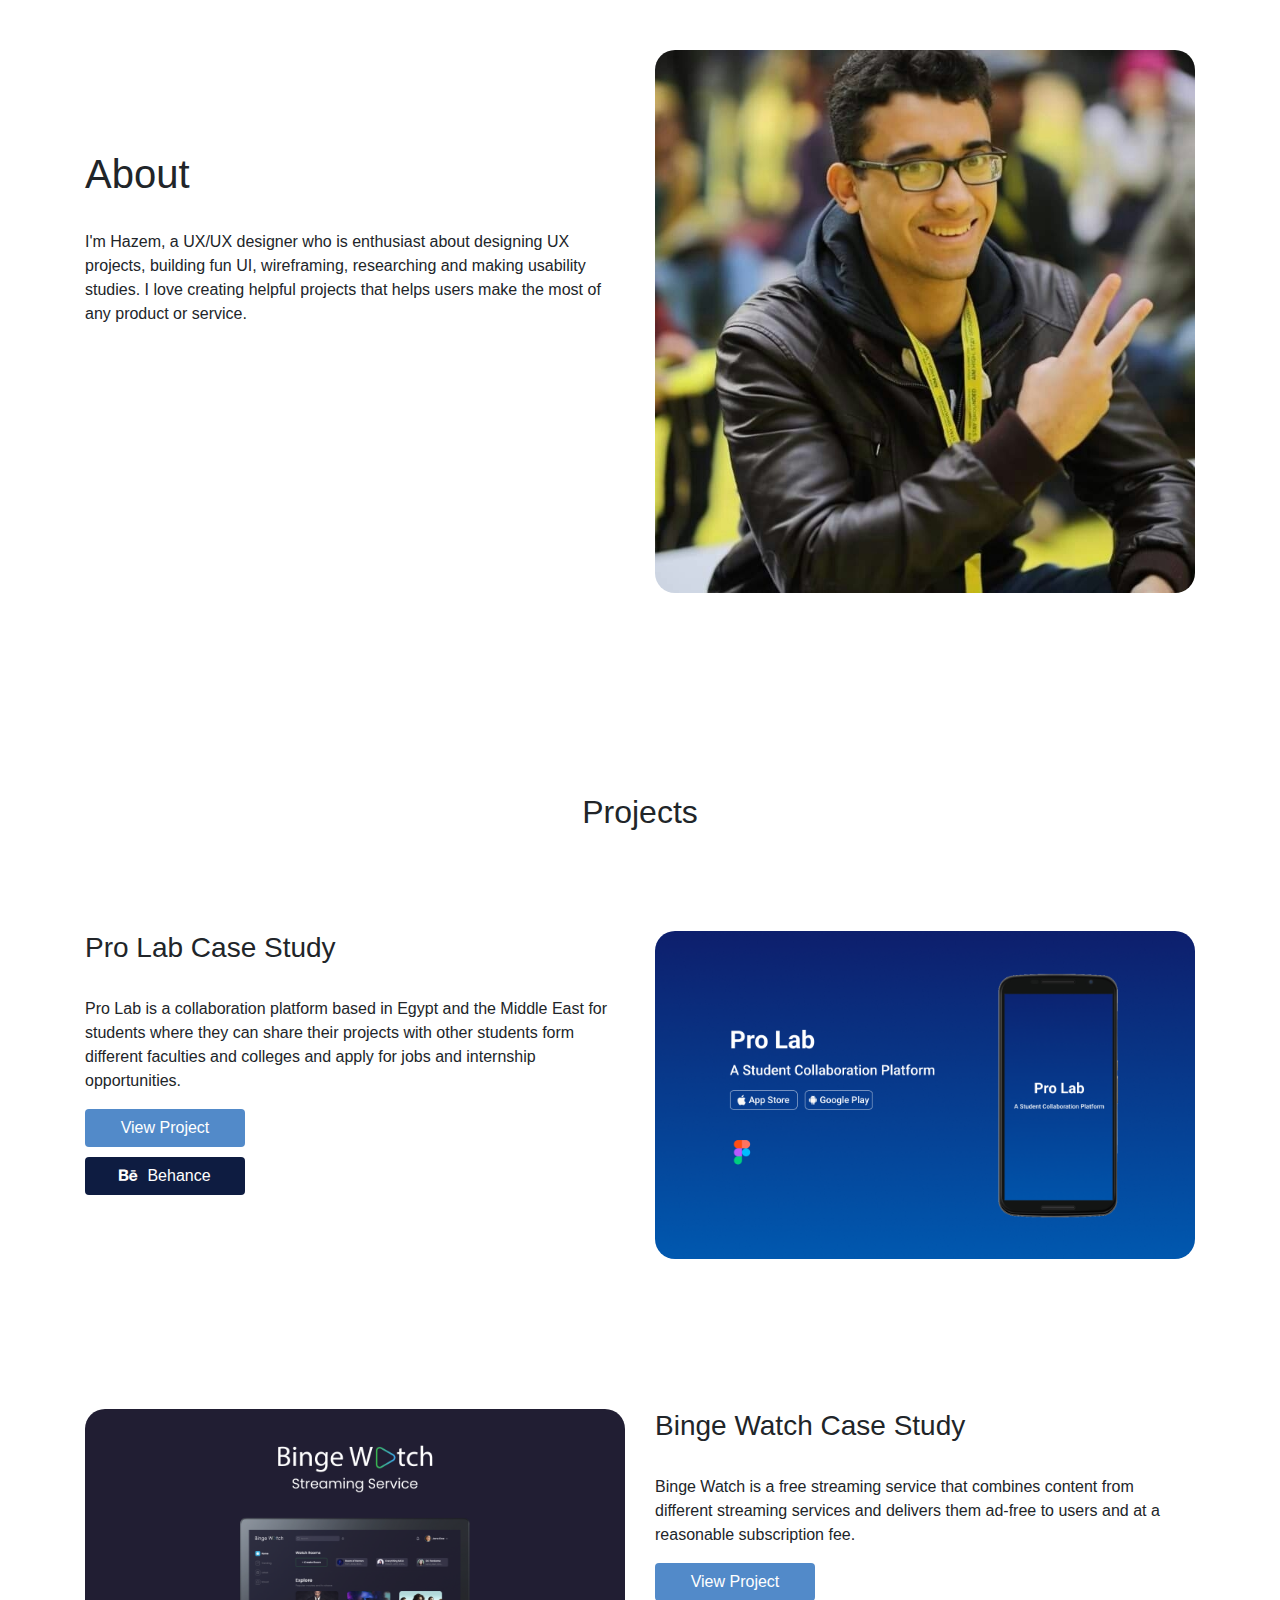
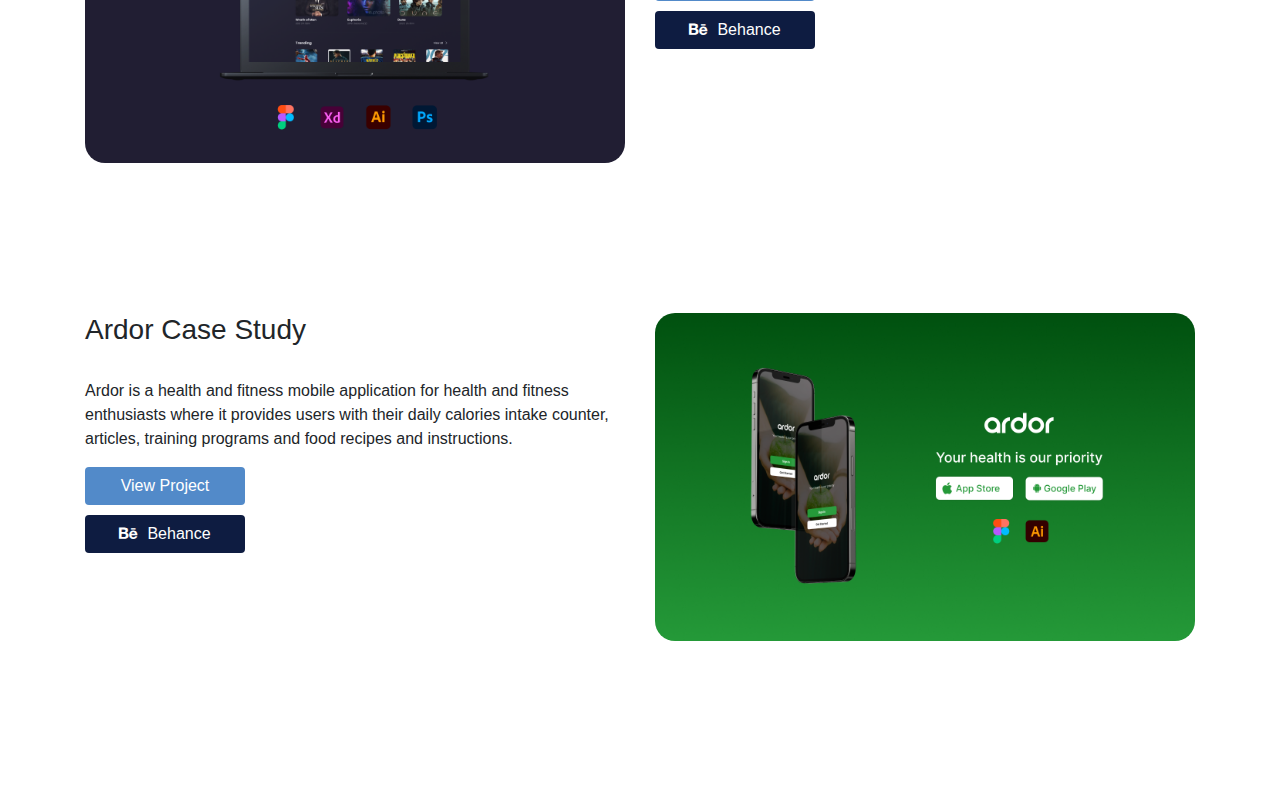
<file: index.html>
<!DOCTYPE html>
<html lang="en">
<head>
    <meta charset="UTF-8">
    <meta http-equiv="X-UA-Compatible" content="IE=edge">
    <meta name="viewport" content="width=device-width, initial-scale=1.0">
    <title>Document</title>
    <link rel="stylesheet" href="style.css">
    <link rel="stylesheet" href="https://maxcdn.bootstrapcdn.com/bootstrap/4.0.0/css/bootstrap.min.css" integrity="sha384-Gn5384xqQ1aoWXA+058RXPxPg6fy4IWvTNh0E263XmFcJlSAwiGgFAW/dAiS6JXm" crossorigin="anonymous">
    <link rel="stylesheet" href="https://cdnjs.cloudflare.com/ajax/libs/font-awesome/4.7.0/css/font-awesome.min.css">
</head>
<body class="container">
    <div class="row main-sec">
        <div class="col-md-6 about">
            <h1>About</h1>
            <br>
            <p>I'm Hazem, a UX/UX designer who is enthusiast about designing UX projects, building fun UI, wireframing, researching and making usability studies. I love creating helpful projects that helps users make the most of any product or service.</p>
        </div>
        <div class="col-md-6">
            <img src="imgs/img.jpg" alt="">
        </div>
    </div>

    <div class="projects">
        <h2>Projects</h2>
        <div class="row project">
            <div class="col-md-6">
                <h3>Pro Lab Case Study</h3>
                <br>
                <p>Pro Lab is a collaboration platform based in Egypt and the Middle East for students where they can share their projects with other students form different faculties and colleges and apply for jobs and internship opportunities.</p>
                <div class="col-md-3">
                    <a class="btn" href="project-1.html" style="background-color: #528ac9;">View Project</a>
                    <a class="btn" href="https://www.behance.net/gallery/136965295/Collaboration-Platform-UX-Case-Study" style="background-color: #0e1c41;"><i class="fa fa-behance"></i>Behance</a>
                </div>
            </div>
            <div class="col-md-6">
                <img src="imgs/Pro Lab case study/Case Study 1.png" alt="">
            </div>
        </div>
        <div class="row project">
            <div class="col-md-6">
                <img src="imgs/Binge Watch Case Study/Case Study 1.png" alt="">
            </div>
            <div class="col-md-6">
                <h3>Binge Watch Case Study</h3>
                <br>
                <p>Binge Watch is a free streaming service that combines content from different streaming services and delivers them ad-free to users and at a reasonable subscription fee.</p>
                <div class="col-md-3">
                    <a class="btn" href="project-2.html" style="background-color: #528ac9;">View Project</a>
                </div>
                <div class="col-md-3">
                    <a class="btn" href="https://www.behance.net/gallery/136965859/Streaming-Service-UX-Case-Study" style="background-color: #0e1c41;"><i class="fa fa-behance"></i>Behance</a>
                </div>
            </div>
        </div>
        <div class="row project">
            <div class="col-md-6">
                <h3>Ardor Case Study</h3>
                <br>
                <p>Ardor is a health and fitness mobile application for health and fitness enthusiasts where it provides users with their daily calories intake counter, articles, training programs and food recipes and instructions.</p>
                <div class="col-md-3">
                    <a class="btn" href="project-3.html" style="background-color: #528ac9;">View Project</a>
                </div>
                <div class="col-md-3">
                    <a class="btn" href="https://www.behance.net/gallery/137163627/Health-Fitness-app-UX-Case-Study" style="background-color: #0e1c41;"><i class="fa fa-behance"></i>Behance</a>
                </div>
            </div>
            <div class="col-md-6">
                <img src="imgs/ardor case study/Case Study 1.png" alt="">
            </div>
        </div>
    </div>

    <script src="https://code.jquery.com/jquery-3.2.1.slim.min.js" integrity="sha384-KJ3o2DKtIkvYIK3UENzmM7KCkRr/rE9/Qpg6aAZGJwFDMVNA/GpGFF93hXpG5KkN" crossorigin="anonymous"></script>
    <script src="https://cdnjs.cloudflare.com/ajax/libs/popper.js/1.12.9/umd/popper.min.js" integrity="sha384-ApNbgh9B+Y1QKtv3Rn7W3mgPxhU9K/ScQsAP7hUibX39j7fakFPskvXusvfa0b4Q" crossorigin="anonymous"></script>
    <script src="https://maxcdn.bootstrapcdn.com/bootstrap/4.0.0/js/bootstrap.min.js" integrity="sha384-JZR6Spejh4U02d8jOt6vLEHfe/JQGiRRSQQxSfFWpi1MquVdAyjUar5+76PVCmYl" crossorigin="anonymous"></script>
</body>
</html>
</file>
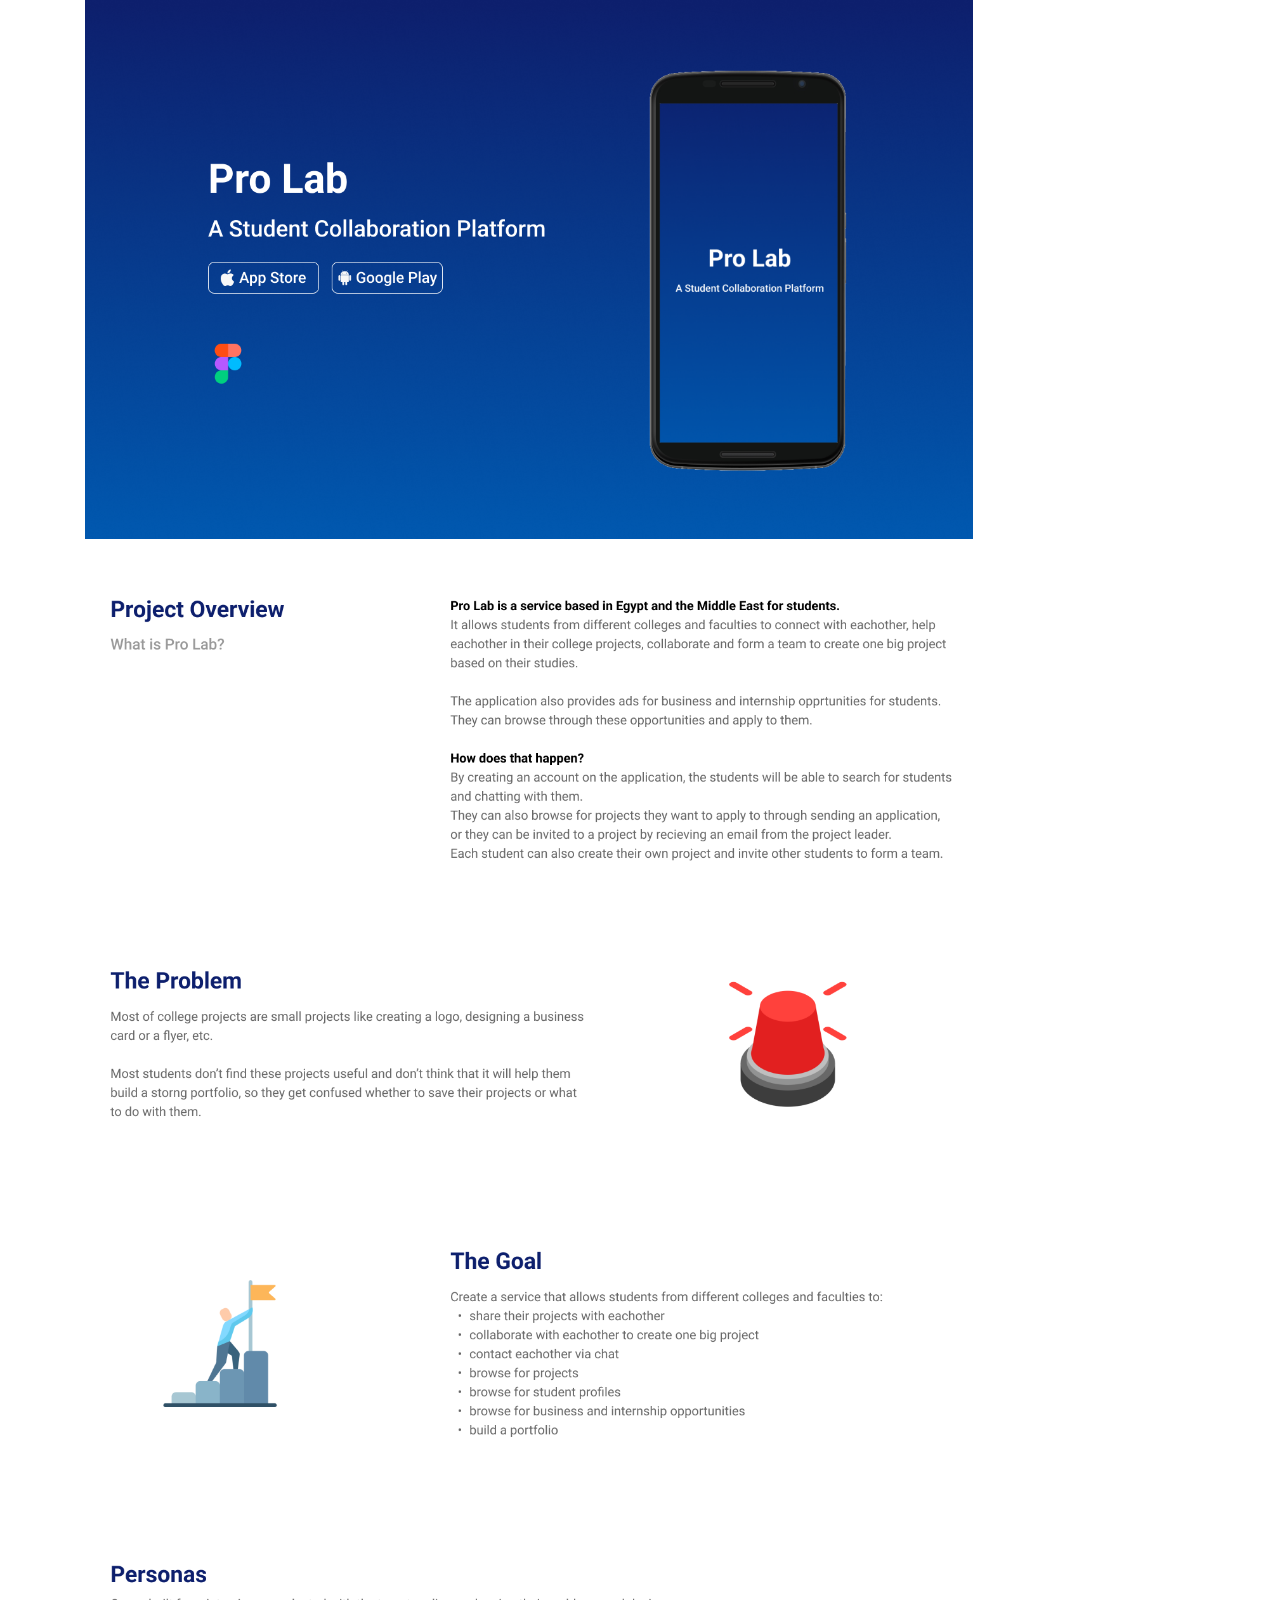
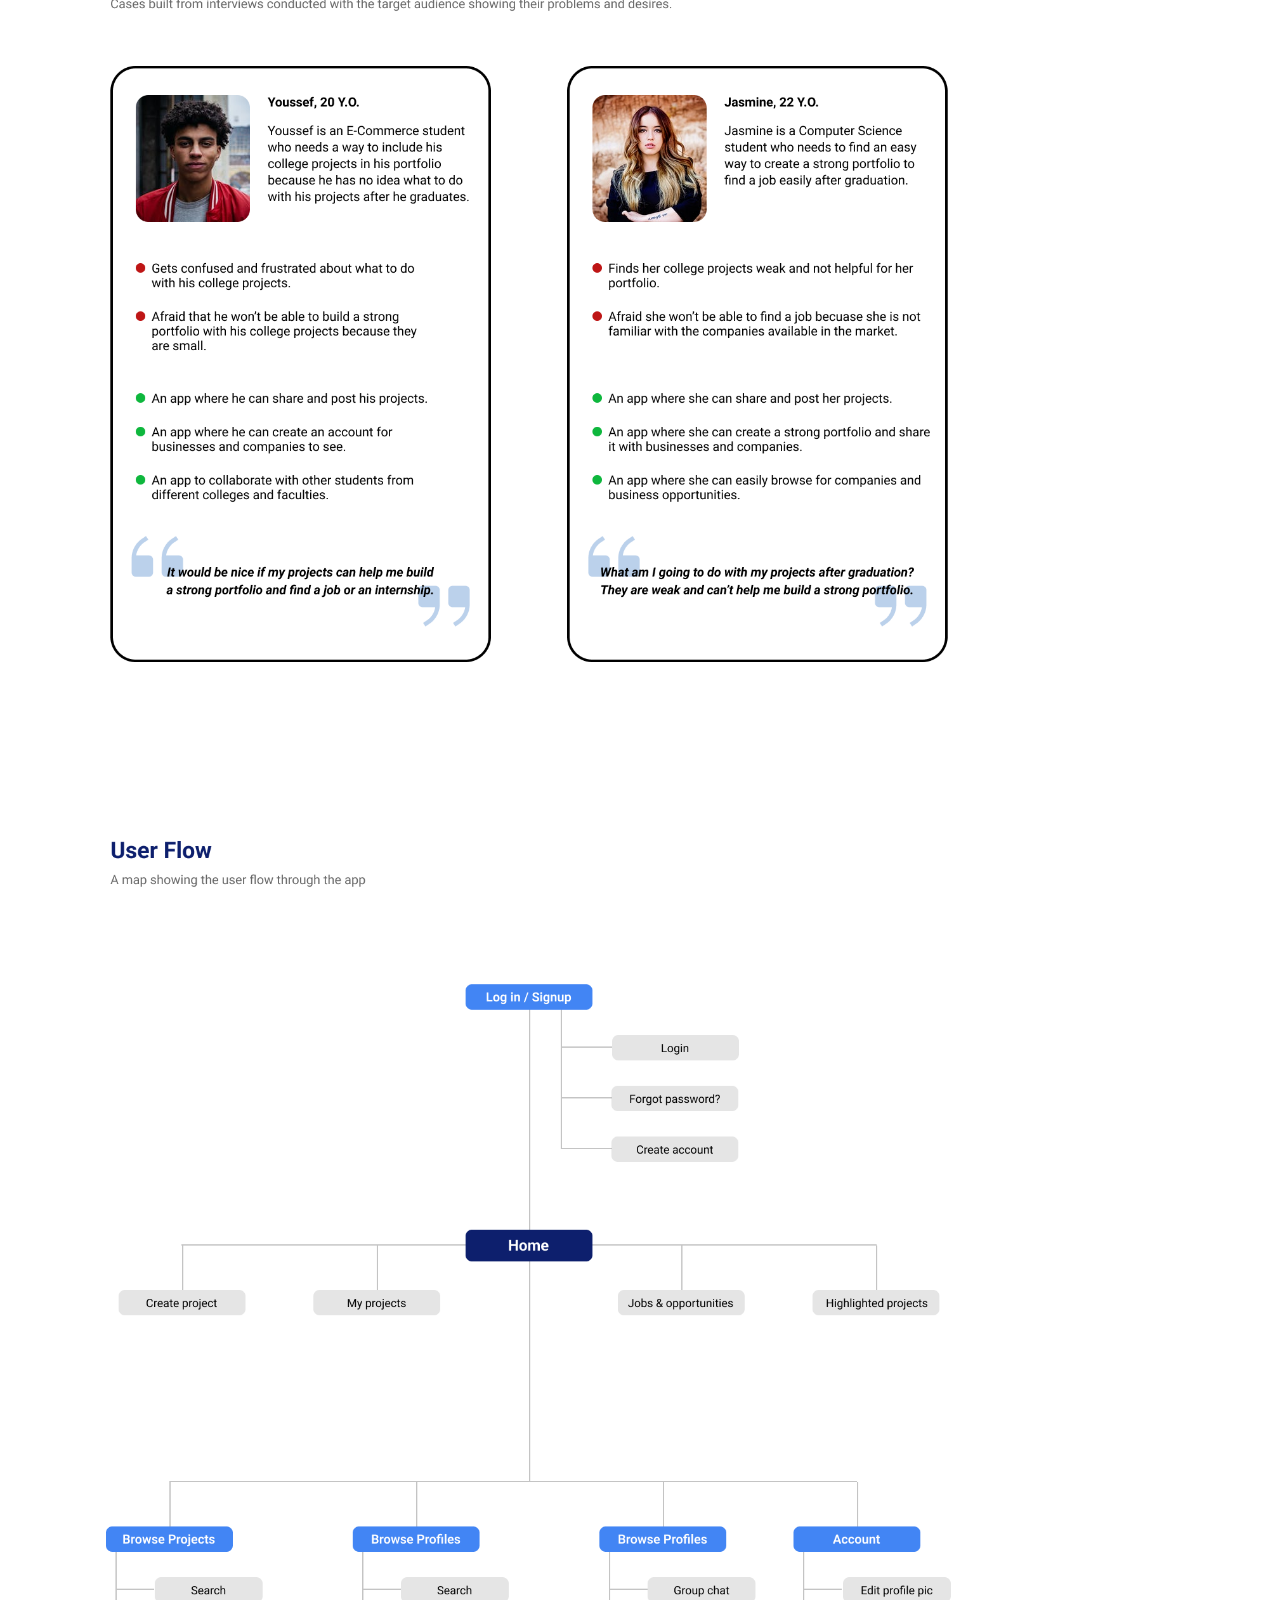
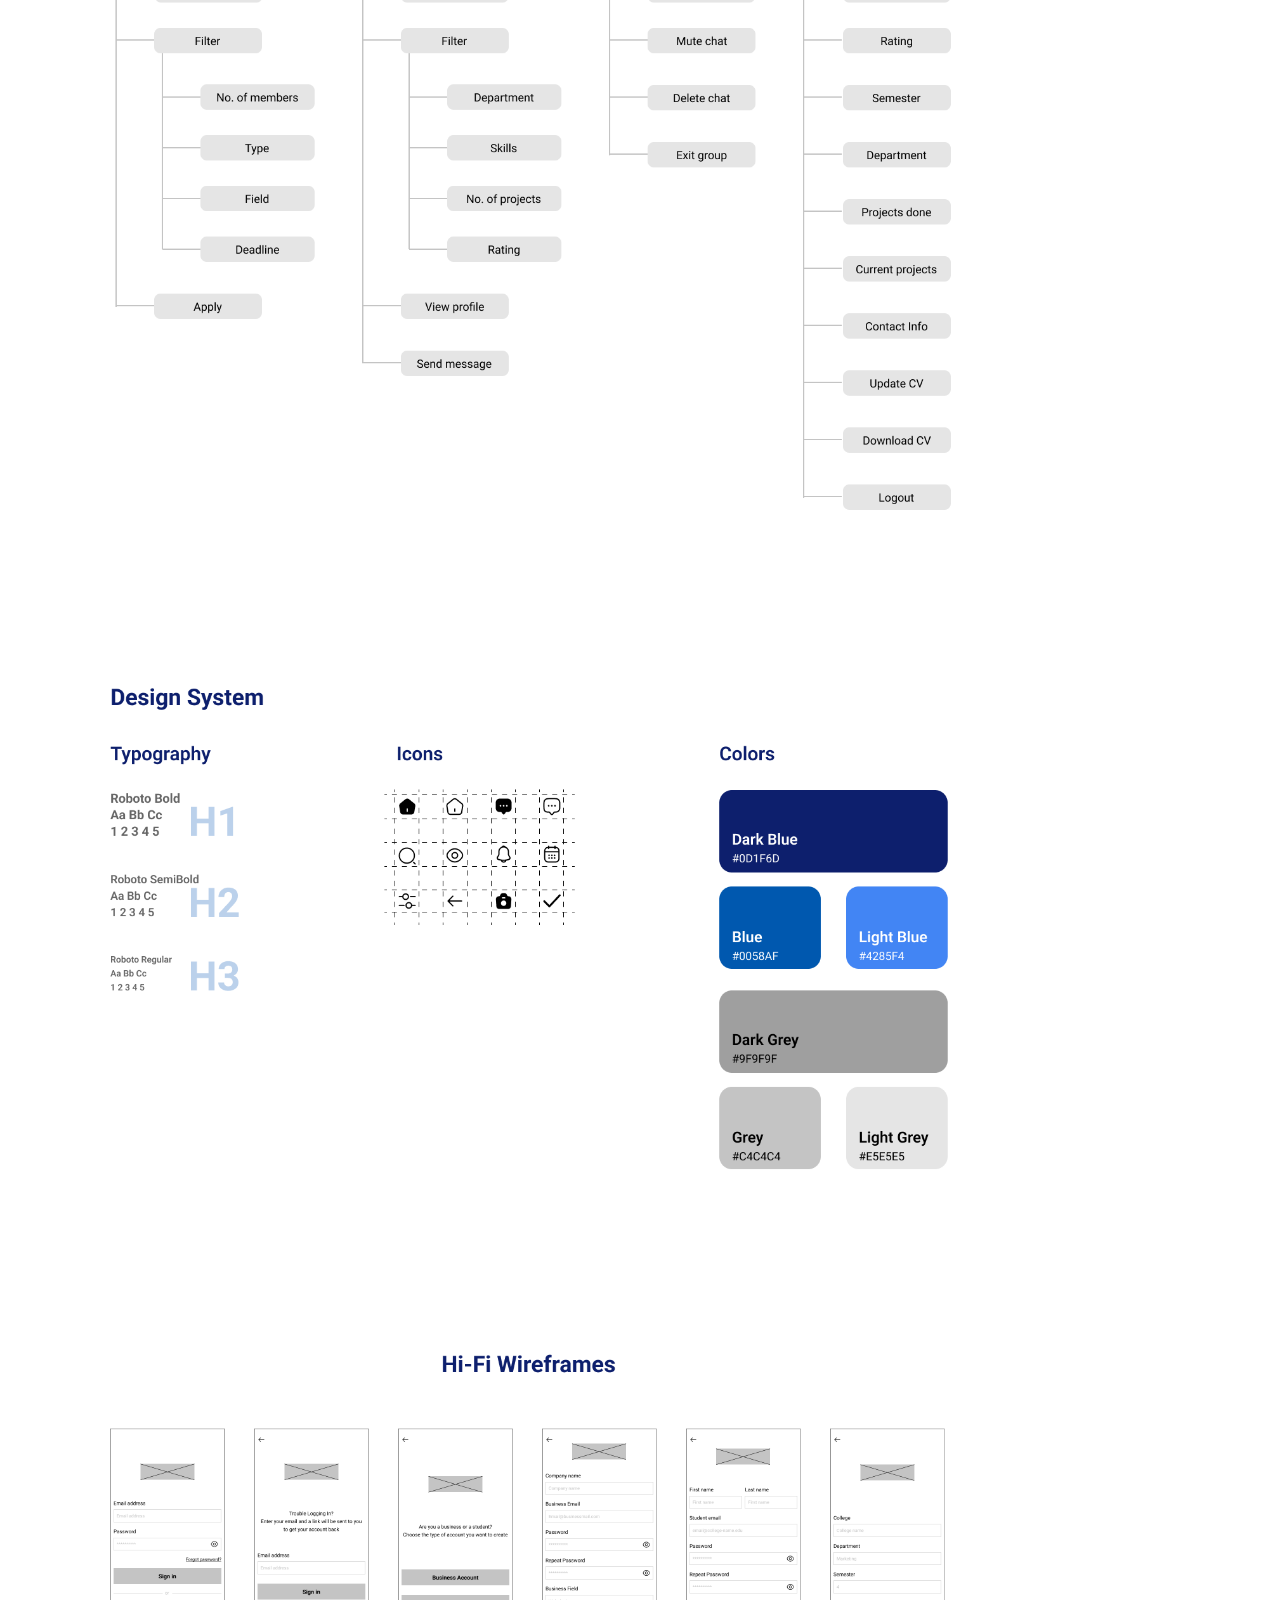
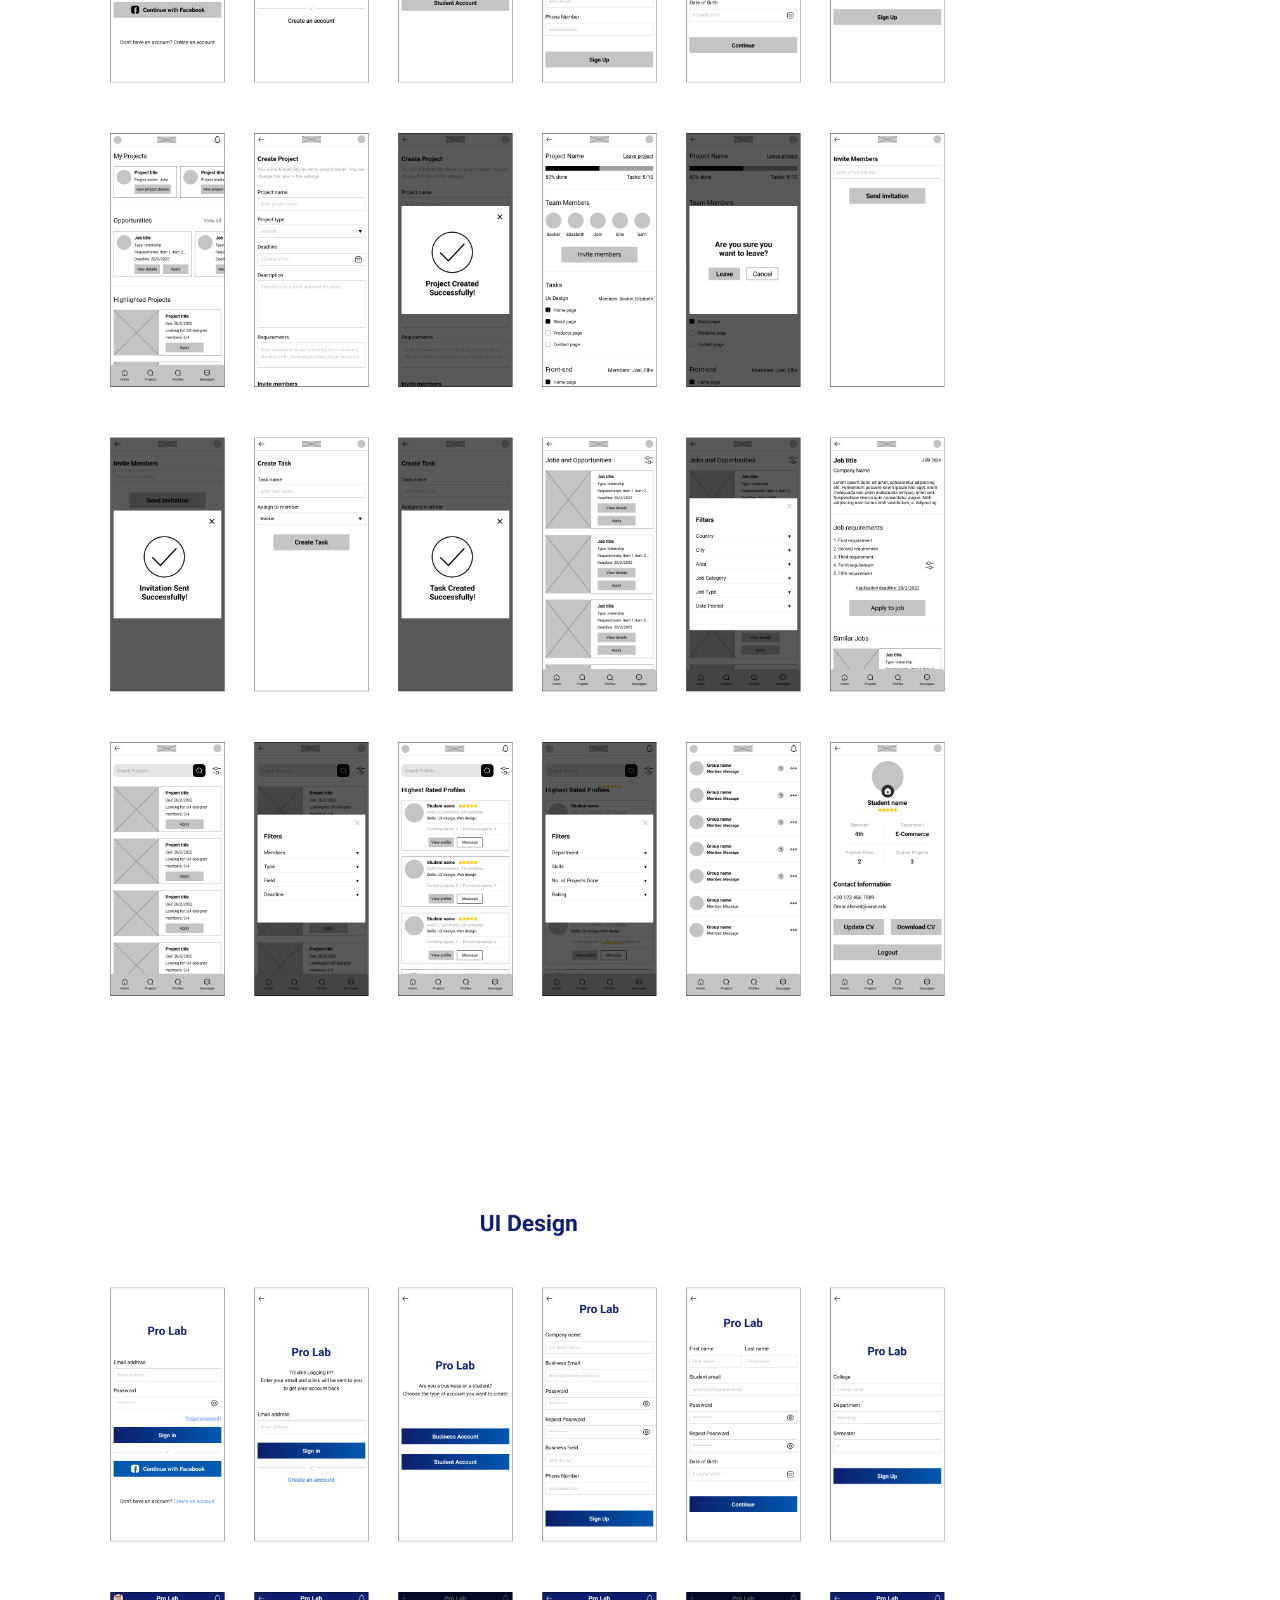
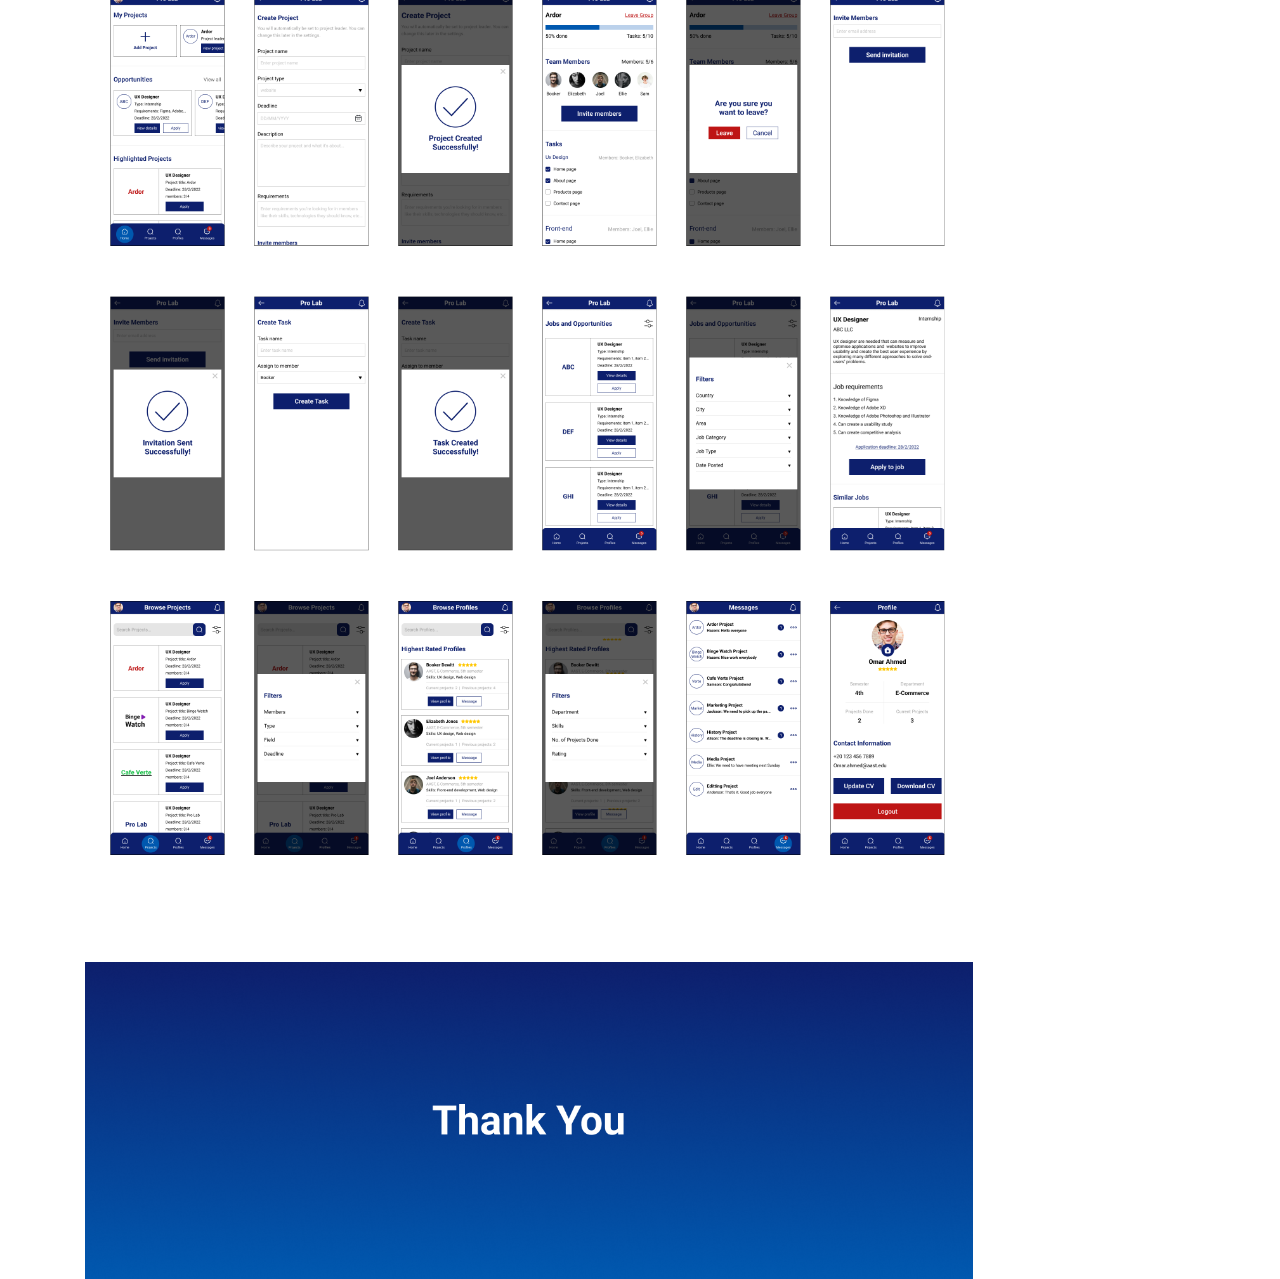
<file: project-1.html>
<!DOCTYPE html>
<html lang="en">
<head>
    <meta charset="UTF-8">
    <meta http-equiv="X-UA-Compatible" content="IE=edge">
    <meta name="viewport" content="width=device-width, initial-scale=1.0">
    <title>Pro Lab UX Case Study</title>
    <link rel="stylesheet" href="https://maxcdn.bootstrapcdn.com/bootstrap/4.0.0/css/bootstrap.min.css" integrity="sha384-Gn5384xqQ1aoWXA+058RXPxPg6fy4IWvTNh0E263XmFcJlSAwiGgFAW/dAiS6JXm" crossorigin="anonymous">
</head>
<body class="container">
    <img src="imgs/Pro Lab case study/Case Study 1.png" style="width: 80%;" alt="">
    <img src="imgs/Pro Lab case study/Case Study 2.png" style="width: 80%;" alt="">
    <img src="imgs/Pro Lab case study/Case Study 3.png" style="width: 80%;" alt="">
    <img src="imgs/Pro Lab case study/Case Study 4.png" style="width: 80%;" alt="">
    <img src="imgs/Pro Lab case study/Case Study 5.png" style="width: 80%;" alt="">
    <img src="imgs/Pro Lab case study/Case Study 6.png" style="width: 80%;" alt="">
    <img src="imgs/Pro Lab case study/Case Study 7.png" style="width: 80%;" alt="">
    <img src="imgs/Pro Lab case study/Case Study 8.png" style="width: 80%;" alt="">
    <img src="imgs/Pro Lab case study/Case Study 9.png" style="width: 80%;" alt="">
</body>
</html>
</file>
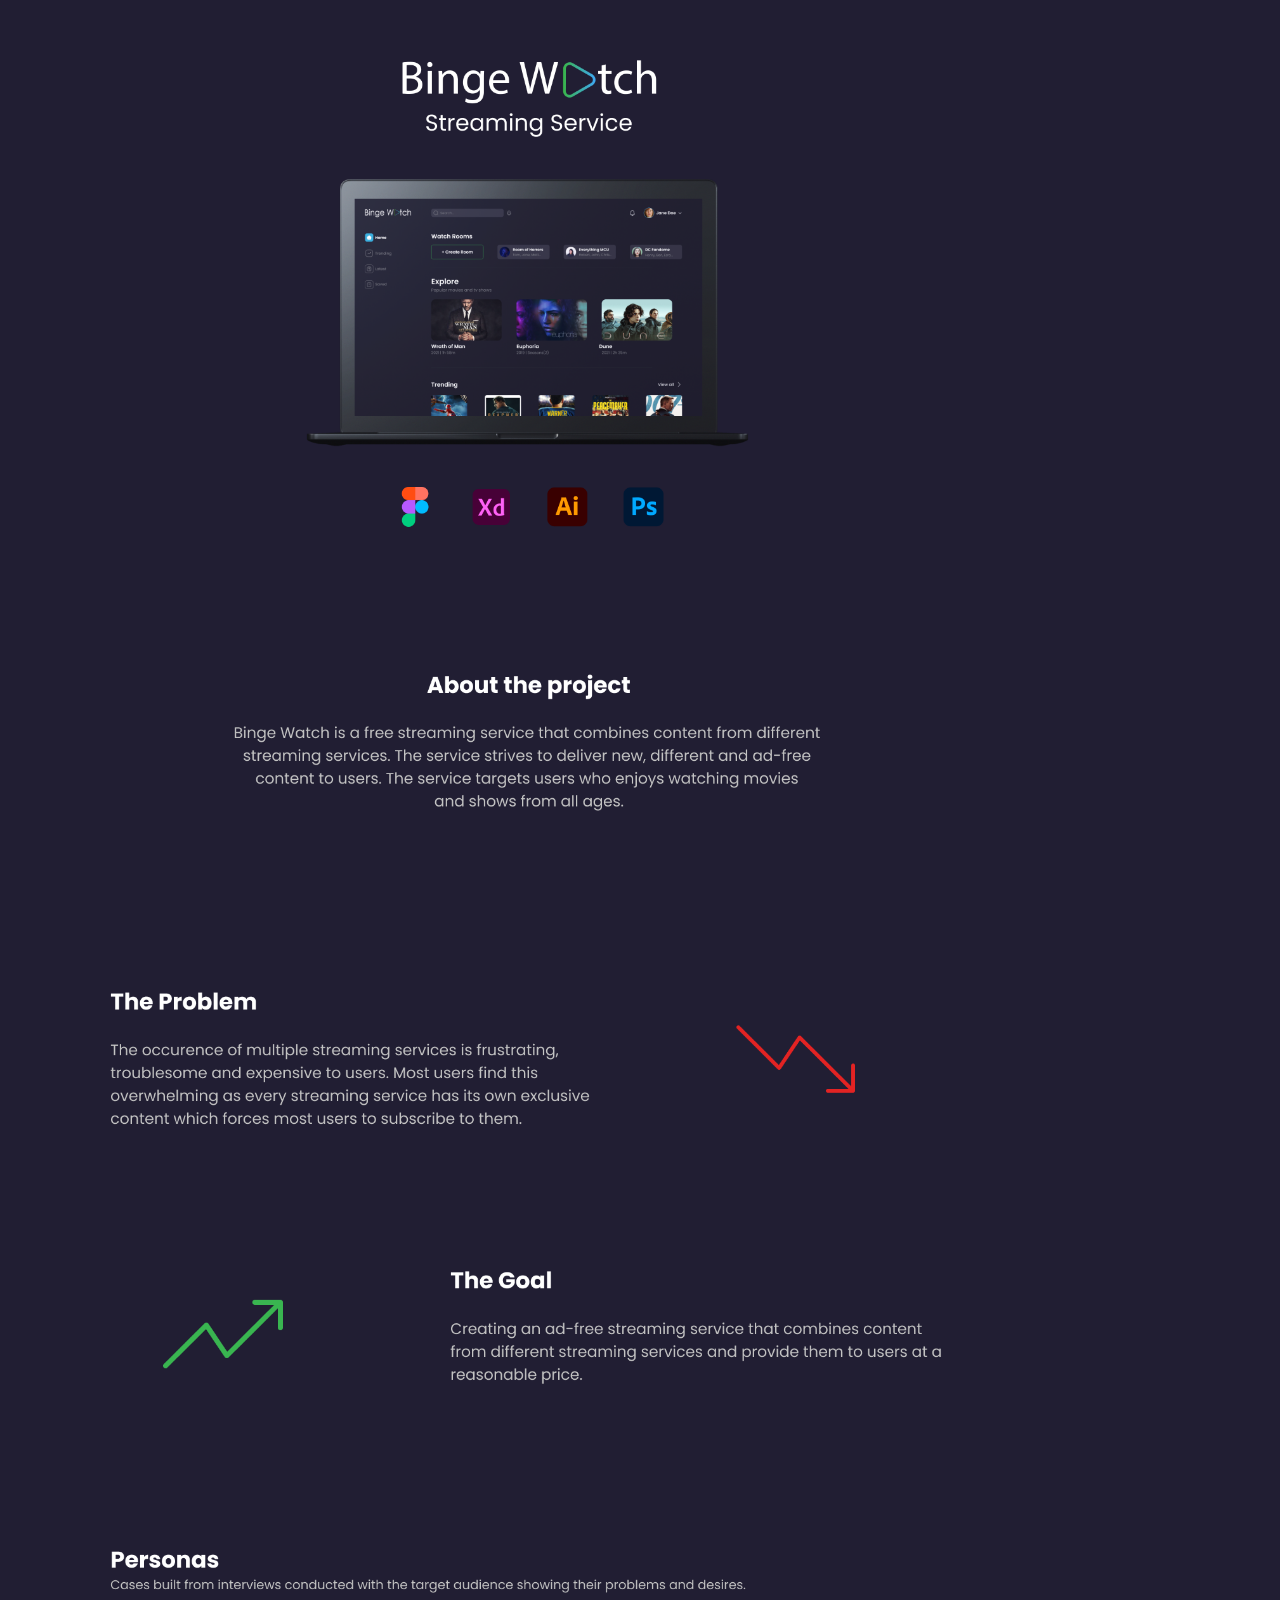
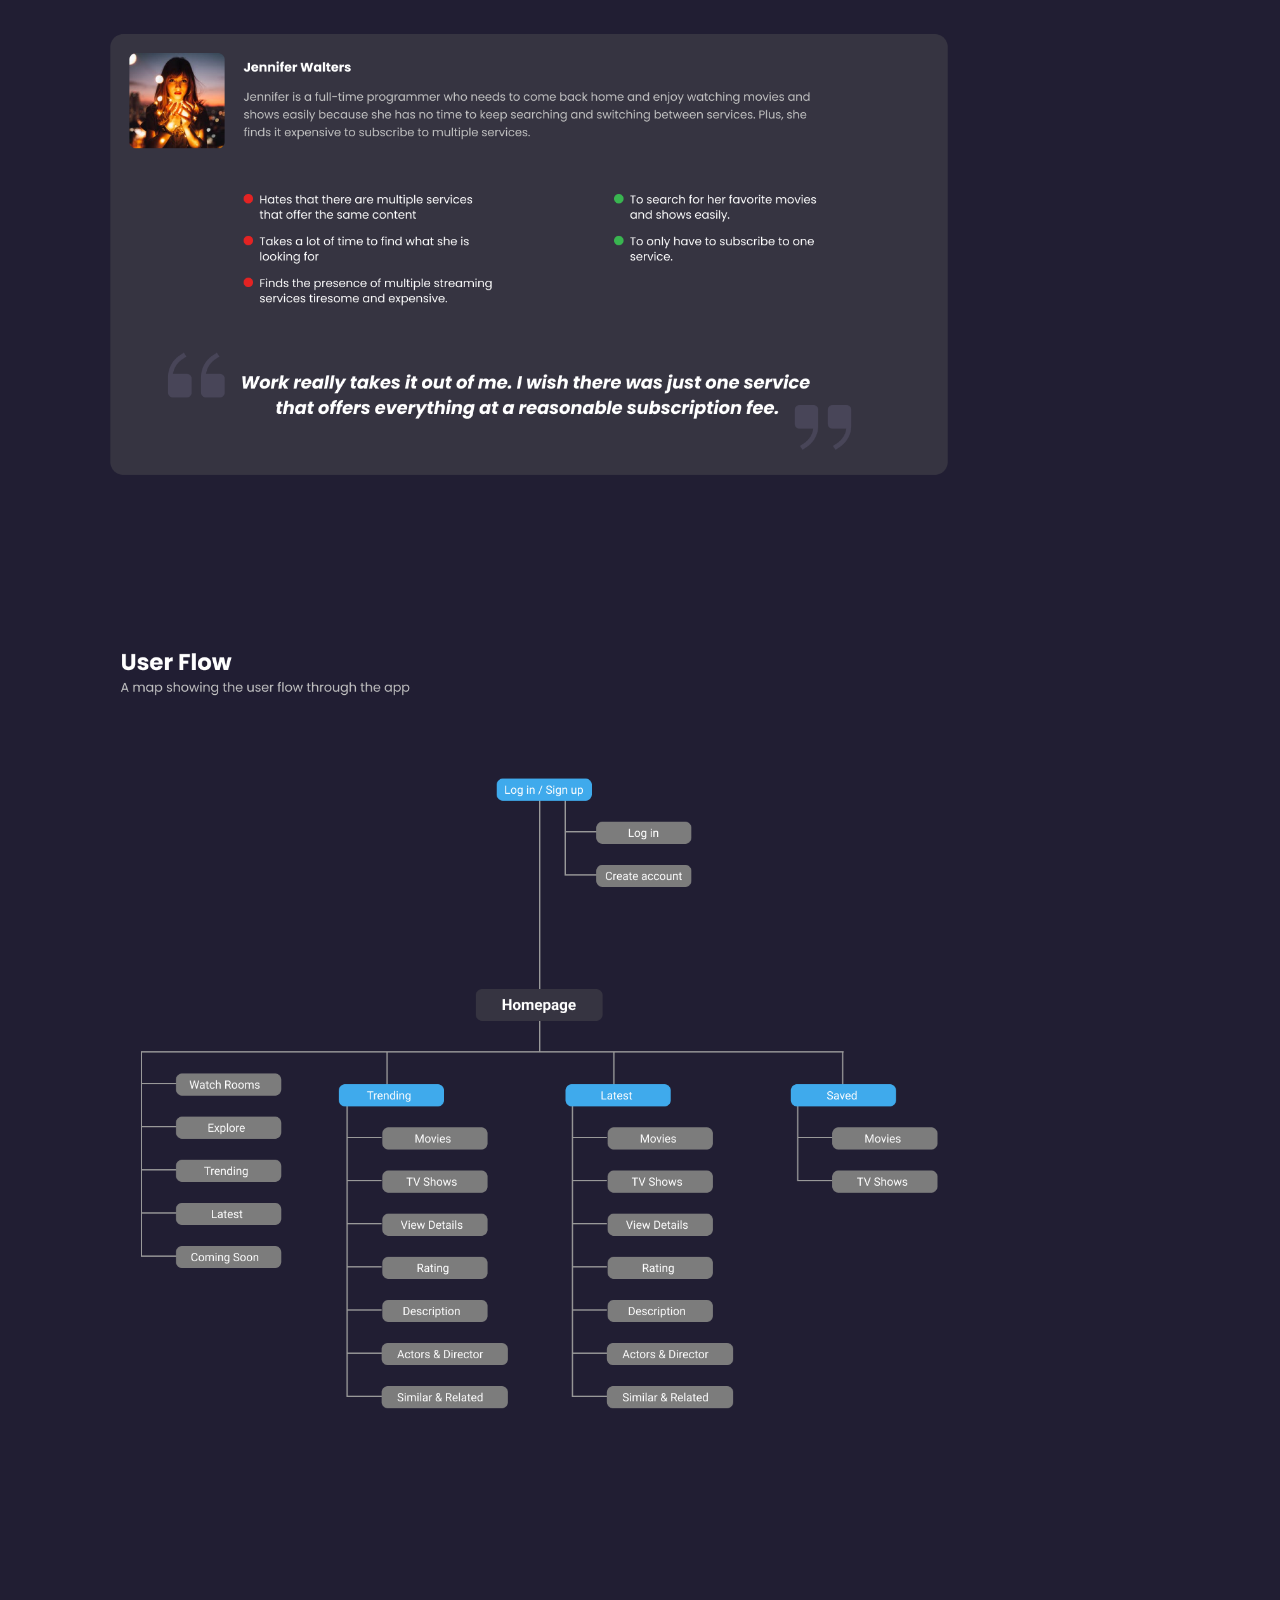
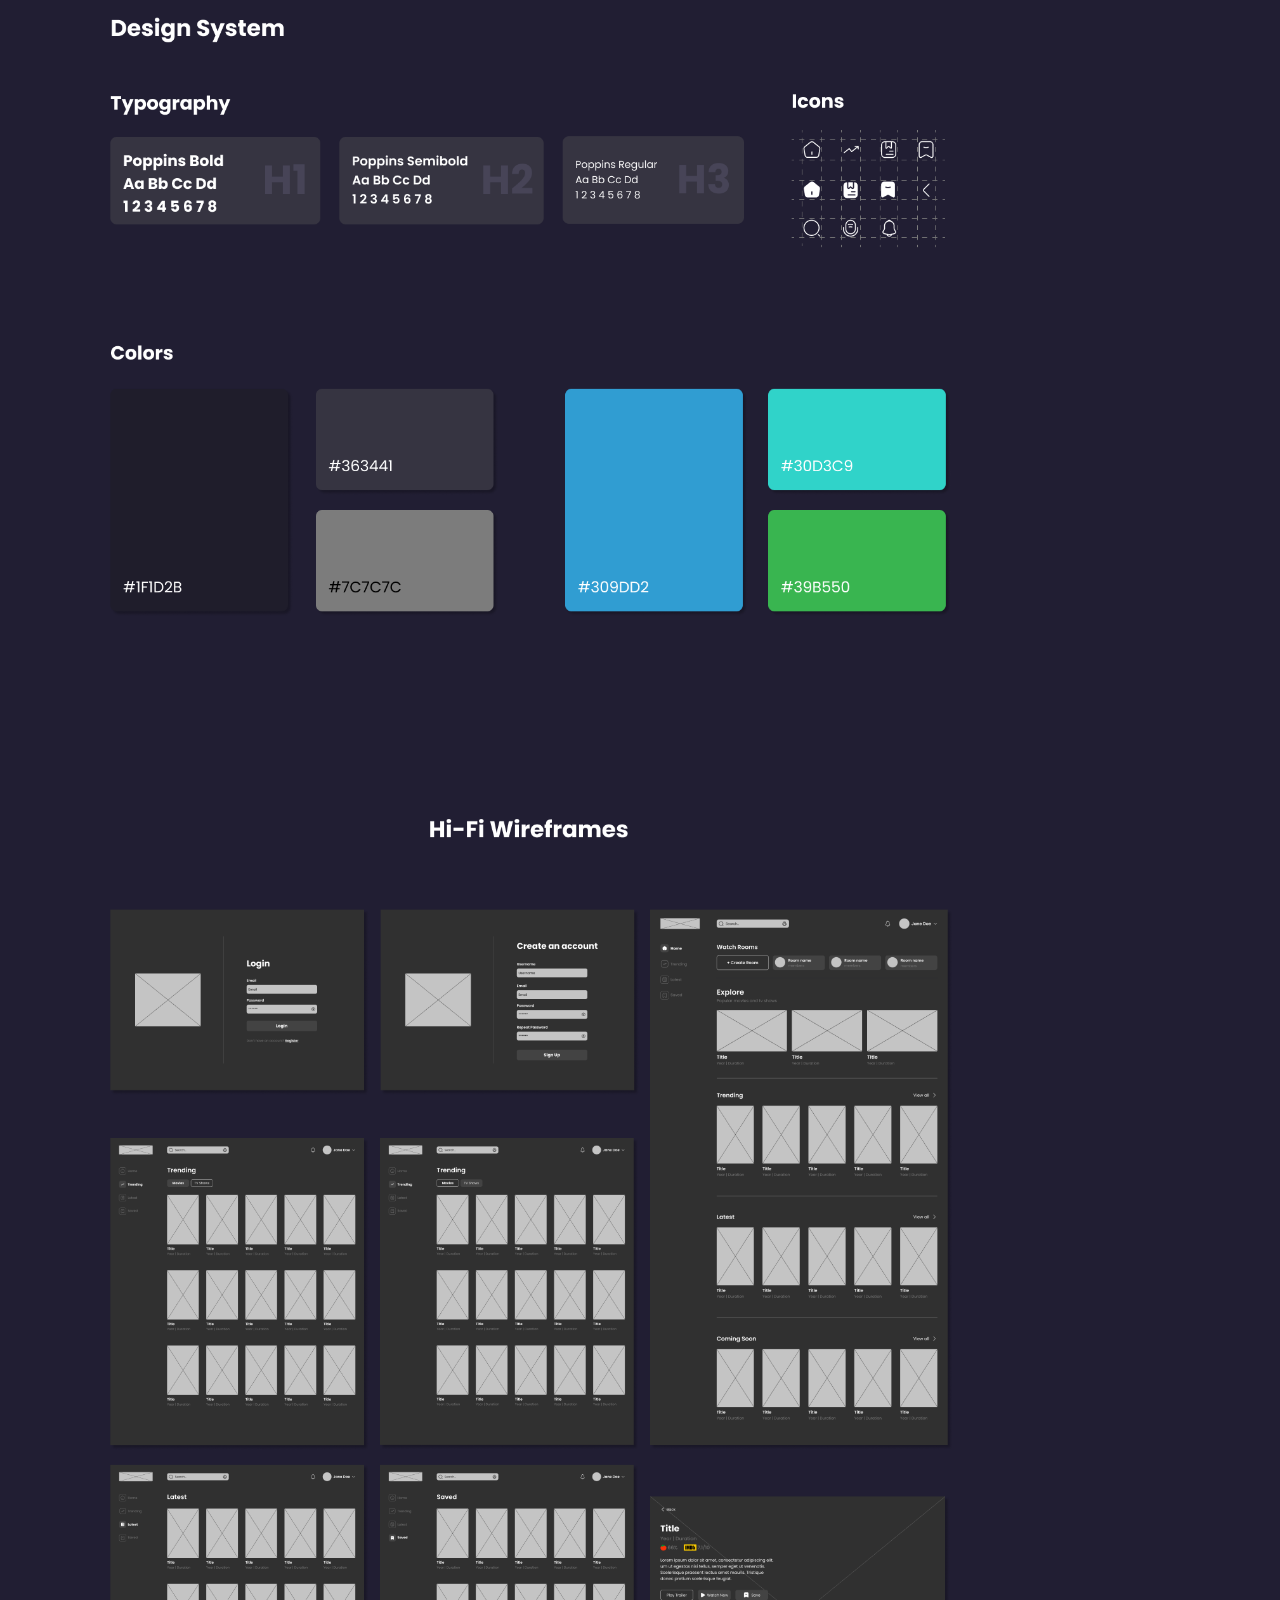
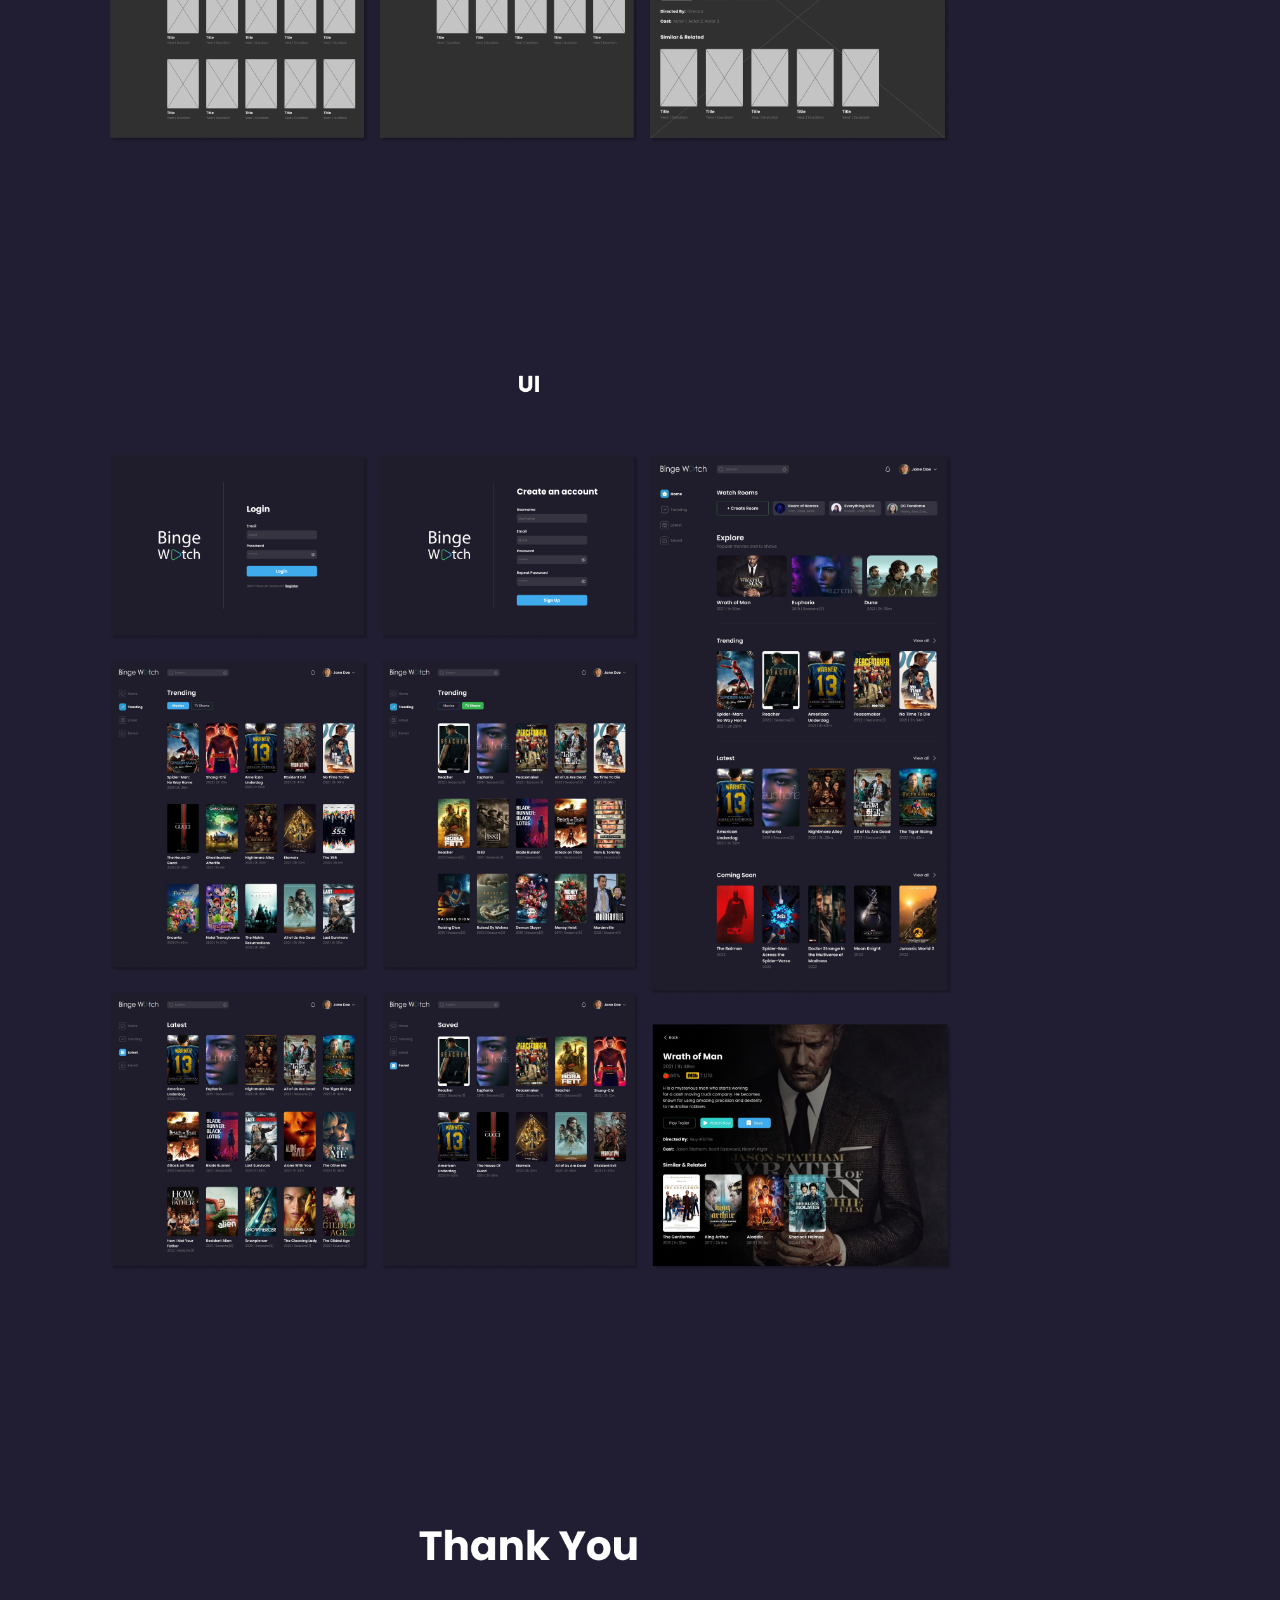
<file: project-2.html>
<!DOCTYPE html>
<html lang="en">
<head>
    <meta charset="UTF-8">
    <meta http-equiv="X-UA-Compatible" content="IE=edge">
    <meta name="viewport" content="width=device-width, initial-scale=1.0">
    <title>Binge Watch UX Case Study</title>
    <link rel="stylesheet" href="https://maxcdn.bootstrapcdn.com/bootstrap/4.0.0/css/bootstrap.min.css" integrity="sha384-Gn5384xqQ1aoWXA+058RXPxPg6fy4IWvTNh0E263XmFcJlSAwiGgFAW/dAiS6JXm" crossorigin="anonymous">
</head>
<body class="container" style="background-color: #211e33;">
    <img src="imgs/Binge Watch Case Study/Case Study 1.png" style="width: 80%;" alt="">
    <img src="imgs/Binge Watch Case Study/Case Study 2.png" style="width: 80%;" alt="">
    <img src="imgs/Binge Watch Case Study/Case Study 3.png" style="width: 80%;" alt="">
    <img src="imgs/Binge Watch Case Study/Case Study 4.png" style="width: 80%;" alt="">
    <img src="imgs/Binge Watch Case Study/Case Study 5.png" style="width: 80%;" alt="">
    <img src="imgs/Binge Watch Case Study/Case Study 6.png" style="width: 80%;" alt="">
    <img src="imgs/Binge Watch Case Study/Case Study 7.png" style="width: 80%;" alt="">
    <img src="imgs/Binge Watch Case Study/Case Study 8.png" style="width: 80%;" alt="">
    <img src="imgs/Binge Watch Case Study/Case Study 9.png" style="width: 80%;" alt="">
</body>
</html>
</file>
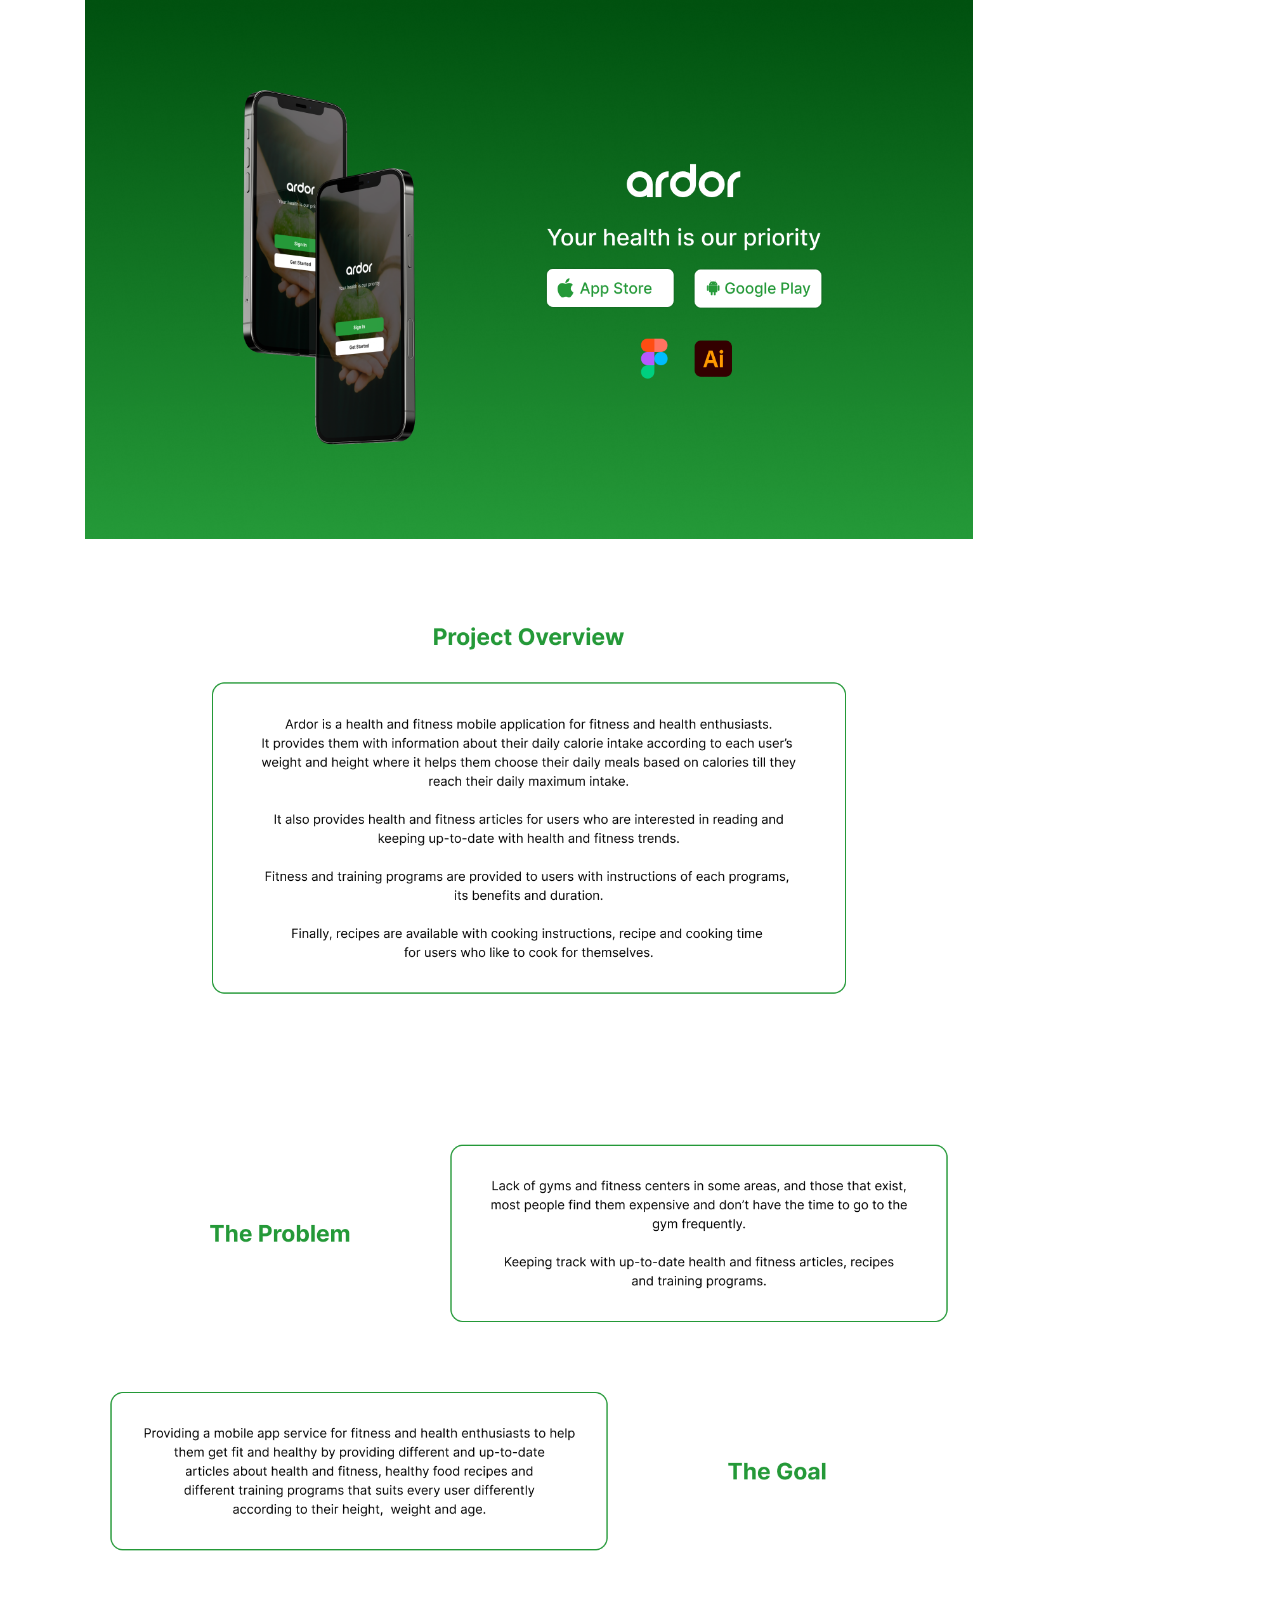
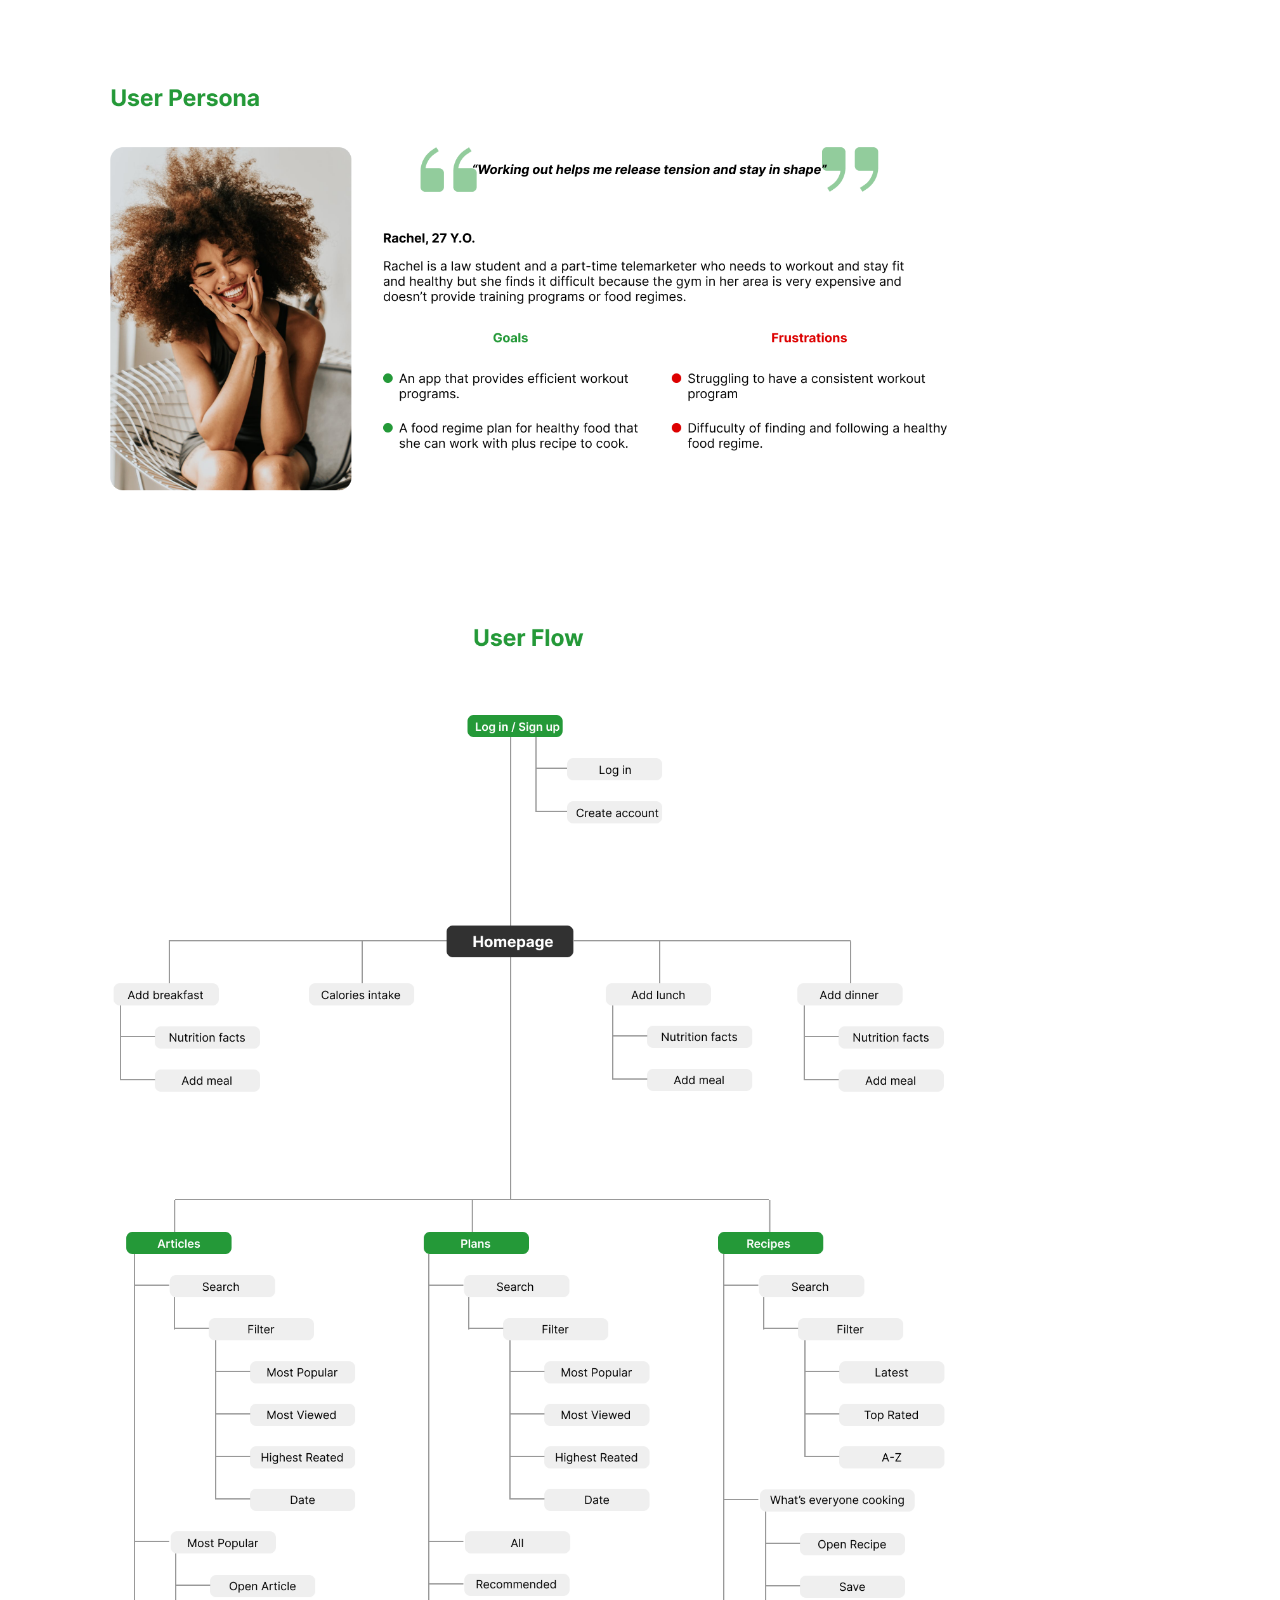
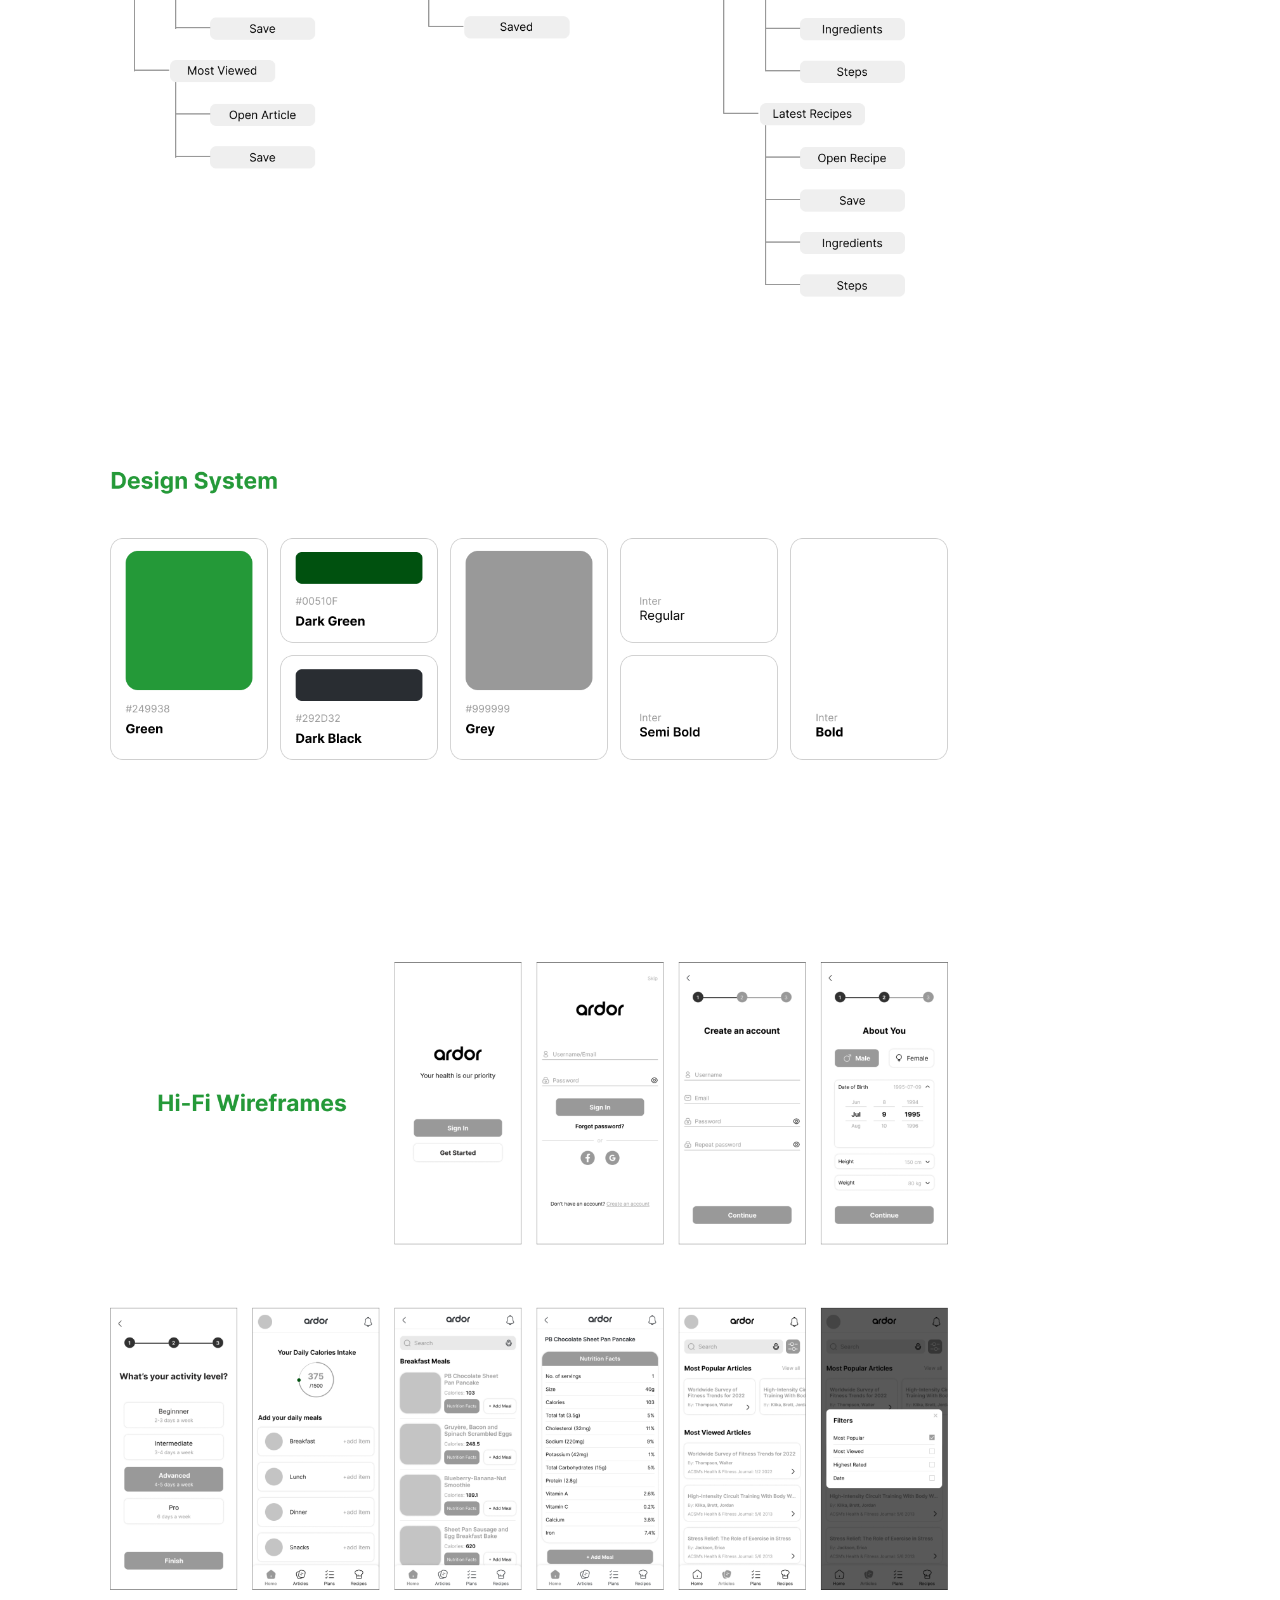
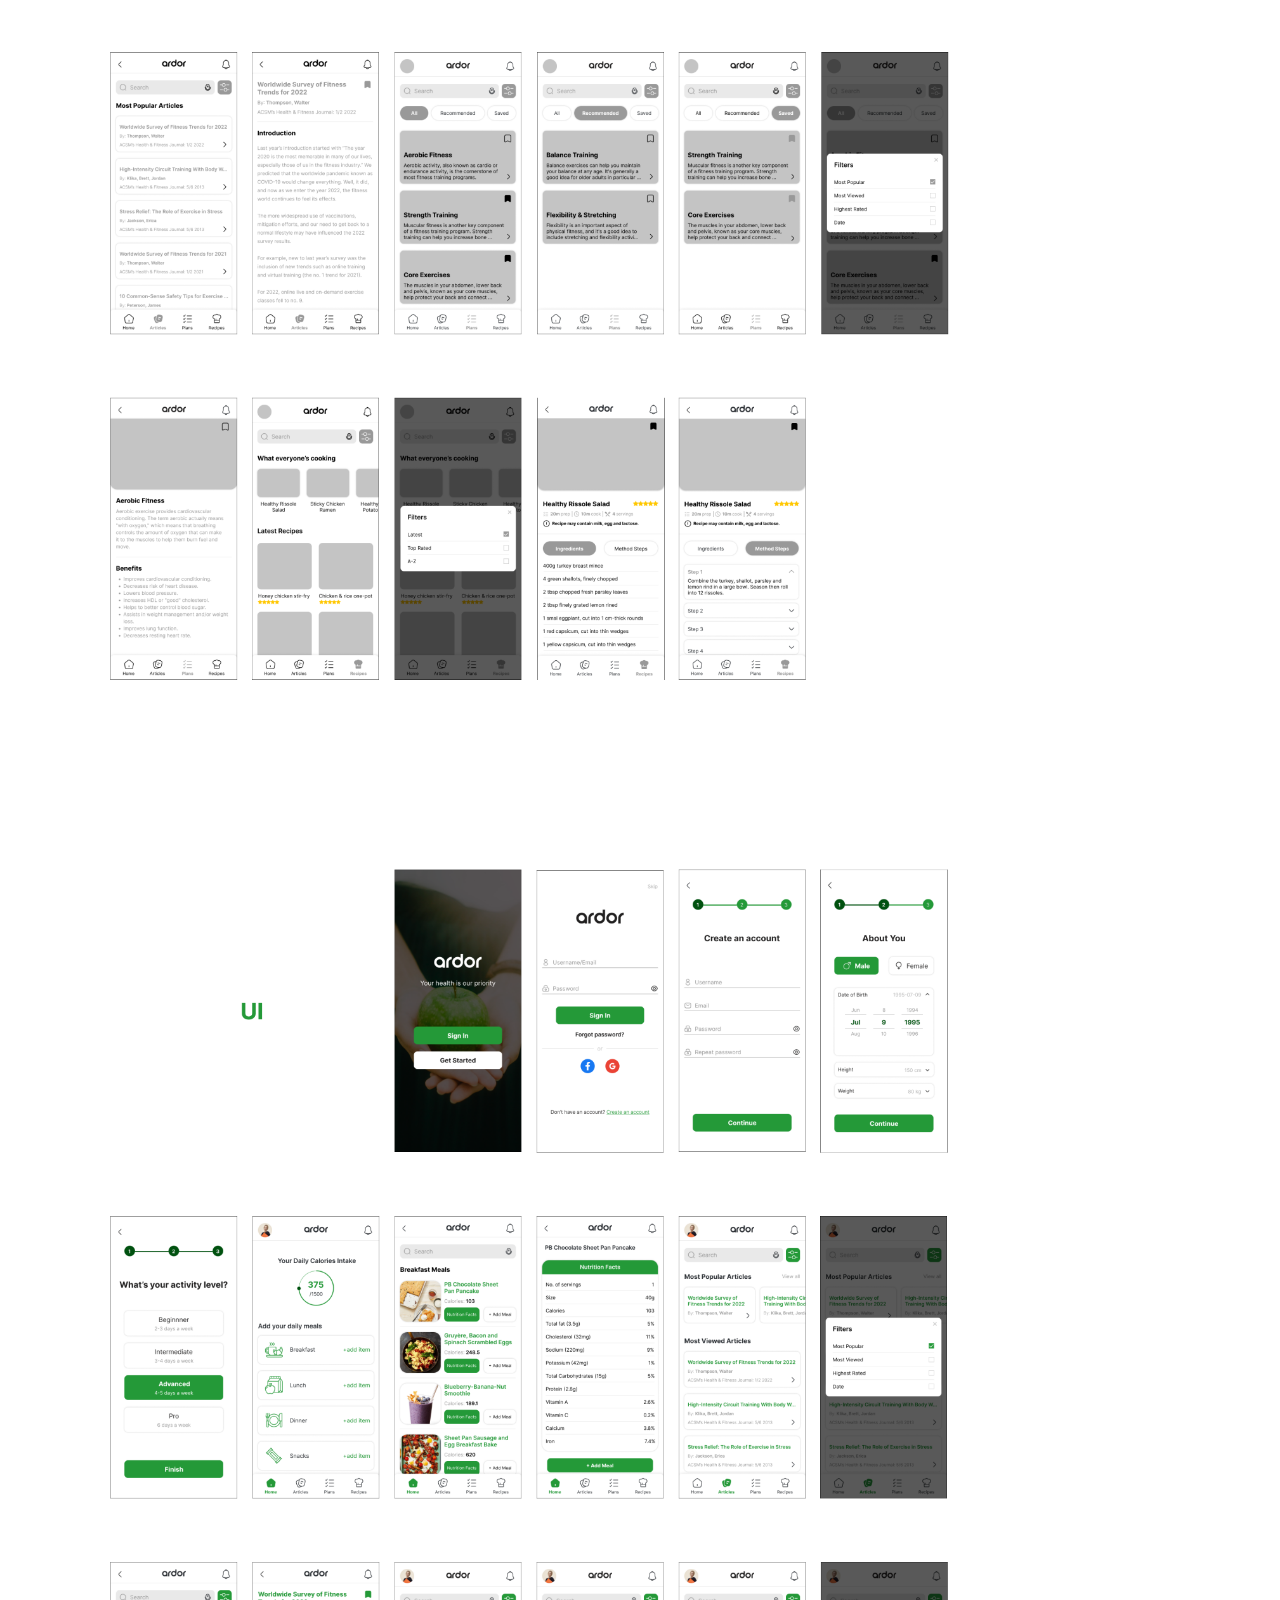
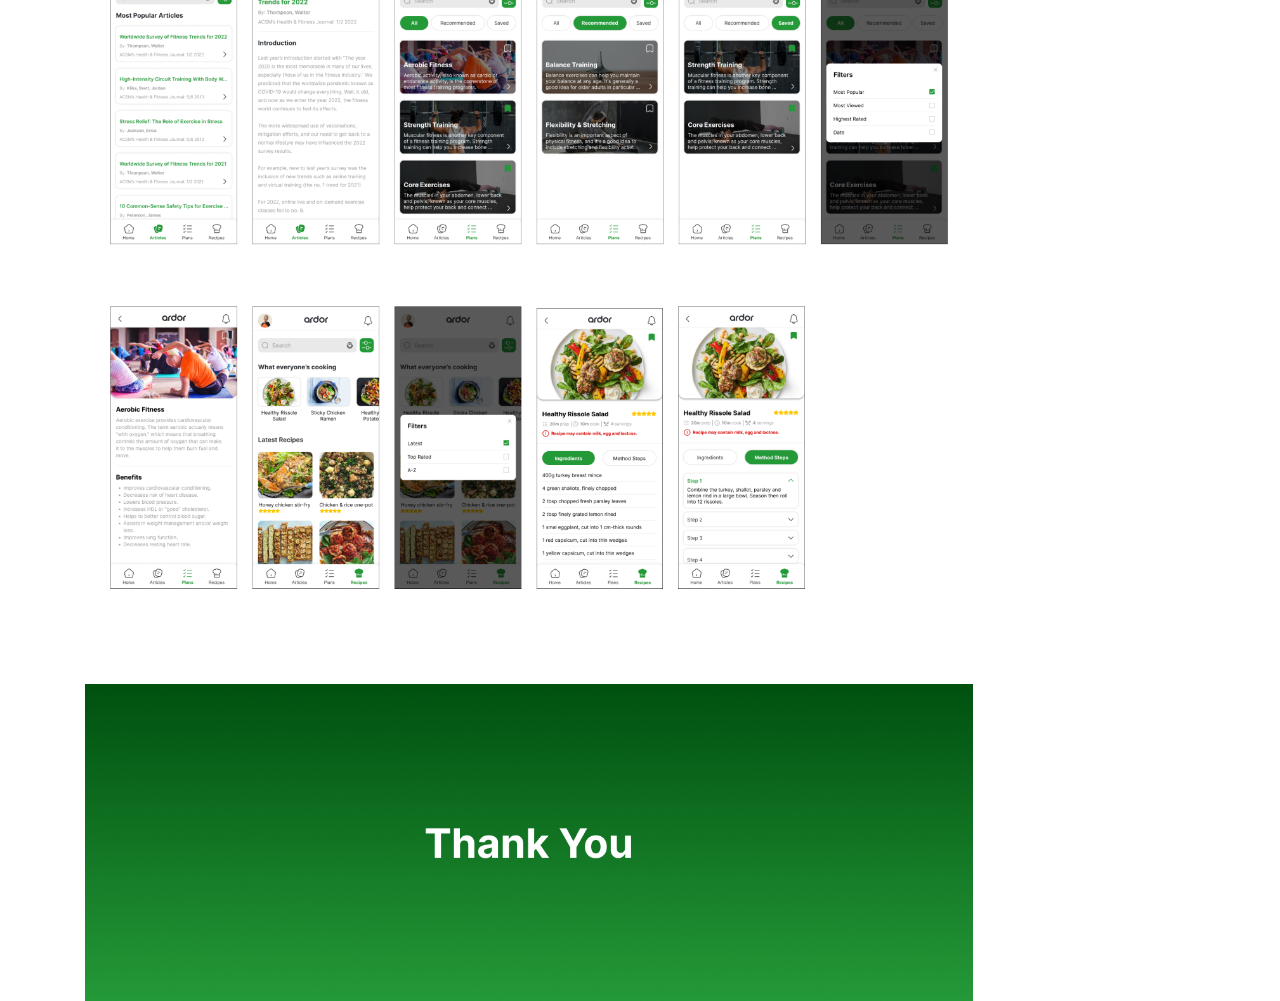
<file: project-3.html>
<!DOCTYPE html>
<html lang="en">
<head>
    <meta charset="UTF-8">
    <meta http-equiv="X-UA-Compatible" content="IE=edge">
    <meta name="viewport" content="width=device-width, initial-scale=1.0">
    <title>Ardor UX Case Study</title>
    <link rel="stylesheet" href="https://maxcdn.bootstrapcdn.com/bootstrap/4.0.0/css/bootstrap.min.css" integrity="sha384-Gn5384xqQ1aoWXA+058RXPxPg6fy4IWvTNh0E263XmFcJlSAwiGgFAW/dAiS6JXm" crossorigin="anonymous">
</head>
<body class="container">
    <img src="imgs/ardor case study/Case Study 1.png" style="width: 80%;" alt="">
    <img src="imgs/ardor case study/Case Study 2.png" style="width: 80%;" alt="">
    <img src="imgs/ardor case study/Case Study 3.png" style="width: 80%;" alt="">
    <img src="imgs/ardor case study/Case Study 4.png" style="width: 80%;" alt="">
    <img src="imgs/ardor case study/Case Study 5.png" style="width: 80%;" alt="">
    <img src="imgs/ardor case study/Case Study 6.png" style="width: 80%;" alt="">
    <img src="imgs/ardor case study/Case Study 7.png" style="width: 80%;" alt="">
    <img src="imgs/ardor case study/Case Study 8.png" style="width: 80%;" alt="">
    <img src="imgs/ardor case study/Case Study 9.png" style="width: 80%;" alt="">
</body>
</html>
</file>
<file: style.css>
img {
    width: 100%;
    border-radius: 20px;
}
.main-sec {
    margin-top: 50px;
    margin-bottom: 200px;
}
.about {
    margin-top: 100px;
}

.projects > h2 {
    text-align: center;
    margin-bottom: 100px;
}

.project {
    margin-bottom: 150px;
}

.project > div > div > a {
    color: #fff;
    width: 10rem;
    margin-bottom: 10px;
    margin-left: -15px;
}

.project > div > div > a > i {
    padding-right: 10px;
}
</file>
